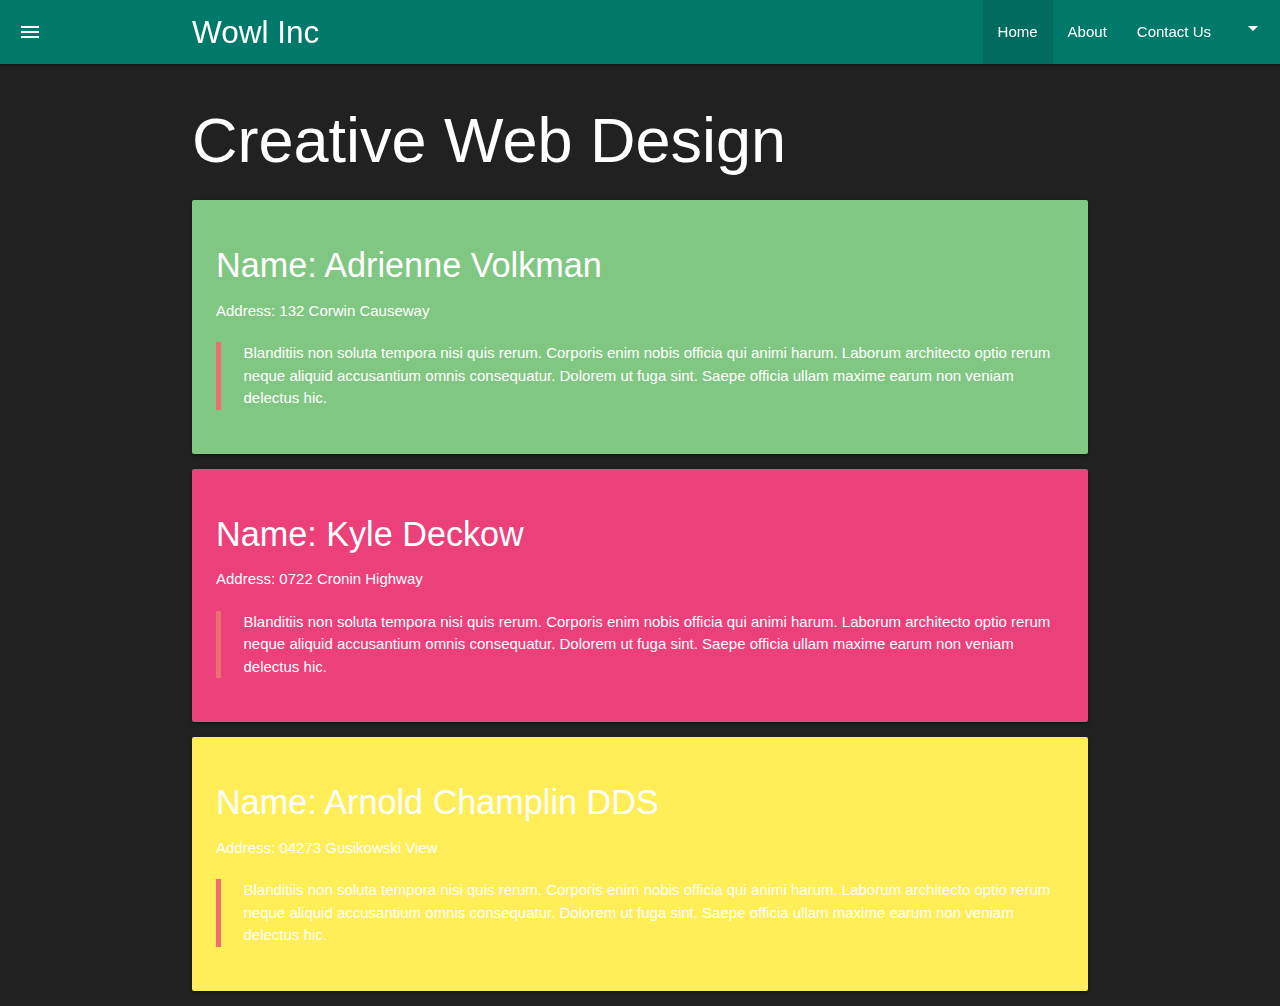
<file: index.html>
<!DOCTYPE html>
<html lang="en">
<head>
    <meta charset="UTF-8">
    <meta name="viewport" content="width=device-width, initial-scale=1.0">
    <!-- Compiled and minified CSS -->
    <link rel="stylesheet" href="https://cdnjs.cloudflare.com/ajax/libs/materialize/1.0.0/css/materialize.min.css">
    <link href="https://fonts.googleapis.com/icon?family=Material+Icons" rel="stylesheet">
    <title>Document</title>
</head>

<body class="grey darken-4 white-text text-darken-3">

    <div class="navbar-fixed">
        <nav class="teal darken-2">
            <a href="" class="sidenav-trigger show-on-large" data-target="slide-out"><i class="material-icons">menu</i></a>
            <div class="container">
                <div class="nav-wrapper">
                    <a href="" class="brand-logo">Wowl Inc</a>
                </div>
            </div>
            <ul id="nav-mobile" class="right hide-on-med-and-down">  
                <li class="active"><a href="index.html">Home</a></li>
                <li><a href="navbar-sidebar.html">About</a></li>
                <li><a href="table-media.html">Contact Us</a></li>
                <li><a href="" class="dropdown-trigger" data-target="dropdown1"><i class="material-icons">arrow_drop_down</i></a></li>
            </ul>
        </nav>
    </div>
    
    <!-- Sidenav Structure -->
    <ul id="slide-out" class="sidenav">
        <>
            <div class="user-view">
                <div class="background">
                    <img src="images/Nature.jpg" alt="">
                </div>
                <a href="" class="sidenav-close"><i class="material-icons right">arrow_back</i></a>
                <a href=""><img src="images/CityLights.jpg" alt="" class="circle"></a>
                <a href=""><span class="white-text name">Harold Galang</span></a>
                <a href=""><span class="white-text email">testmic123@gmail.com</span></a>
            </div>
        </li>
        <!-- Sidenav Content -->
        <li><a href=""><i class="material-icons">cloud</i>First Link With Icon</a></li>
        <li><a href="">Second Link</a></li>
        <li><div class="divider"></div></li>
        <li><a class="subheader">Subheader</a></li>
        <li><a class="waves-effect" href="#!">Third Link With Waves</a></li>
    </ul>
    
    <!--Dropdown Structure  -->
    <ul id="dropdown1" class="dropdown-content teal darken-2">
        <li>
            <a href="" class="white-text">One</a>
        </li>
        <li>
            <a href="" class="white-text">Two</a>
        </li>
        <li>
            <a href="" class="white-text">three</a>
        </li>
    </ul>
    
    <div class="container">
        <h1 class="white-text">Creative Web Design</h1>

        <div class="card-panel green lighten-2 white-text">
            <h4>Name: Adrienne Volkman</h4>
            <p>Address: 132 Corwin Causeway</p>
            <blockquote>Blanditiis non soluta tempora nisi quis rerum. Corporis enim nobis officia qui animi harum. Laborum architecto optio rerum neque aliquid accusantium omnis consequatur. Dolorem ut fuga sint. Saepe officia ullam maxime earum non veniam delectus hic.</blockquote>
        </div>

        <div class="card-panel pink lighten-1 white-text">
            <h4>Name: Kyle Deckow</h4>
            <p>Address: 0722 Cronin Highway</p>
            <blockquote>Blanditiis non soluta tempora nisi quis rerum. Corporis enim nobis officia qui animi harum. Laborum architecto optio rerum neque aliquid accusantium omnis consequatur. Dolorem ut fuga sint. Saepe officia ullam maxime earum non veniam delectus hic.</blockquote>
        </div>

        <div class="card-panel yellow lighten-1 white-text">
            <h4>Name: Arnold Champlin DDS</h4>
            <p>Address: 04273 Gusikowski View</p>
            <blockquote>Blanditiis non soluta tempora nisi quis rerum. Corporis enim nobis officia qui animi harum. Laborum architecto optio rerum neque aliquid accusantium omnis consequatur. Dolorem ut fuga sint. Saepe officia ullam maxime earum non veniam delectus hic.</blockquote>
        </div>
    </div>

    <!-- JQuery -->
    <script src="https://code.jquery.com/jquery-3.6.0.min.js"></script>
    <!-- Compiled and minified JavaScript -->
    <script src="https://cdnjs.cloudflare.com/ajax/libs/materialize/1.0.0/js/materialize.min.js"></script>

    <script>
        $(document).ready(function() {
                $('.dropdown-trigger').dropdown();
                $('.sidenav').sidenav();
            });  
    </script>
</body>
</html>
</file>
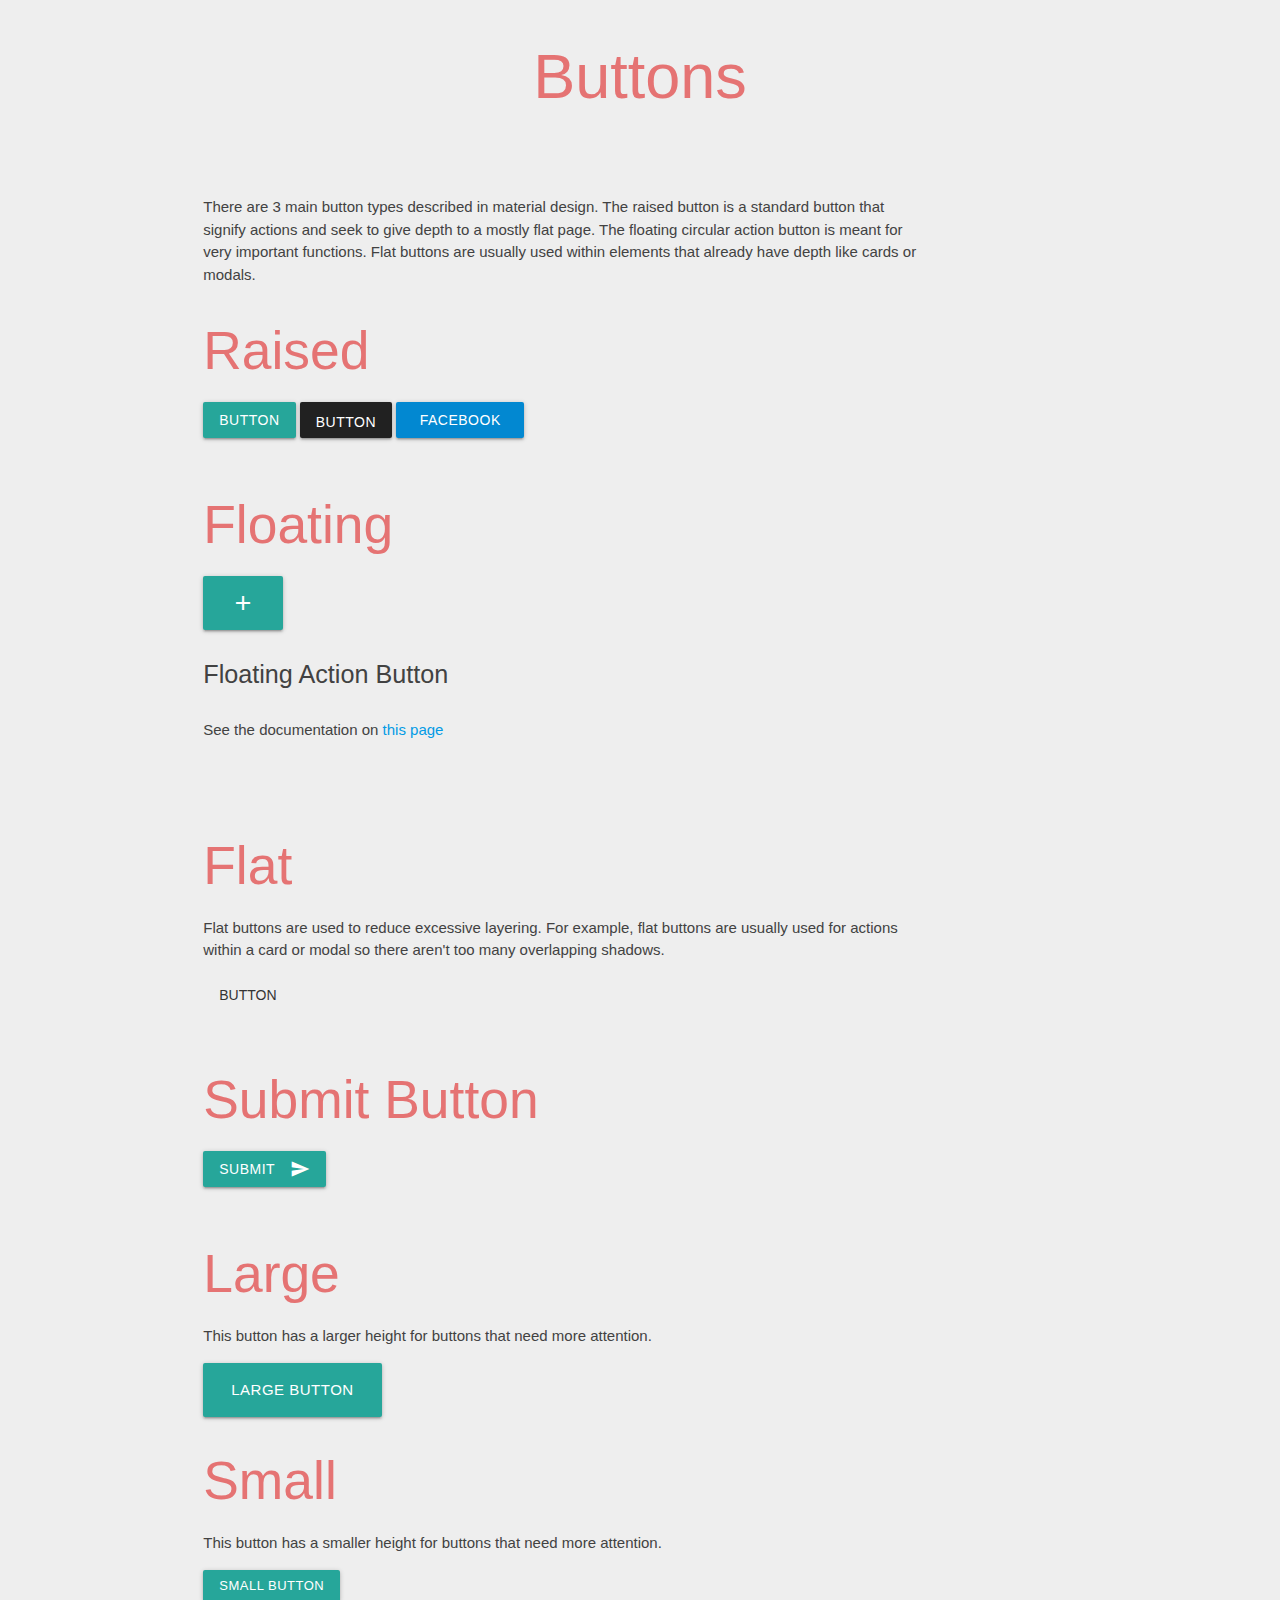
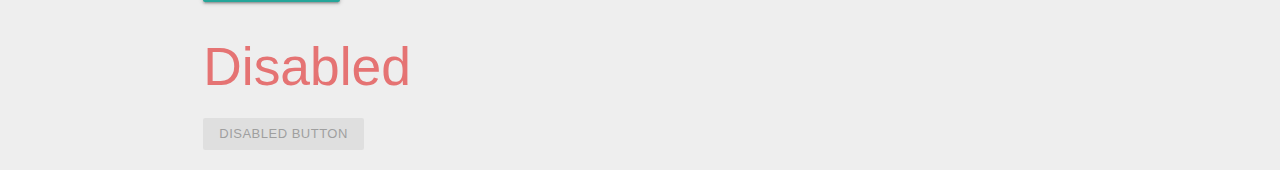
<file: button.html>
<!DOCTYPE html>
<html lang="en">
<head>
    <meta charset="UTF-8">
    <meta name="viewport" content="width=device-width, initial-scale=1.0">
    <link rel="stylesheet" href="https://cdnjs.cloudflare.com/ajax/libs/font-awesome/6.4.0/css/all.min.css" integrity="sha512-iecdLmaskl7CVkqkXNQ/ZH/XLlvWZOJyj7Yy7tcenmpD1ypASozpmT/E0iPtmFIB46ZmdtAc9eNBvH0H/ZpiBw==" crossorigin="anonymous" referrerpolicy="no-referrer" />
    <link rel="stylesheet" href="https://cdnjs.cloudflare.com/ajax/libs/materialize/1.0.0/css/materialize.min.css">
    <link rel="stylesheet" href="https://fonts.googleapis.com/icon?family=Material+Icons">
    <link rel="stylesheet" href="style.css">
    <title>Button</title>
</head>

<body class="grey lighten-3 grey-text text-darken-3">

    <h1 class="red-text text-lighten-2 center">Buttons</h1>
    <div class="divvider"></div>

    <br><br>

    <div class="container">
        <div class="class row">
            <div class="col s12 m10">
                <p>
                    There are 3 main button types described in material design. The raised button is a standard button that signify actions and seek to give depth to a mostly flat page. The floating circular action button is meant for very important functions. Flat buttons are usually used within elements that already have depth like cards or modals.
                </p>

                <!-- Raised -->
                <h2 class="red-text text-lighten-2">Raised</h2>
                <a href="#!" class="waves-effect waves-light btn">Button</a>
                <a href="#!" class="waves-effect waves-light btn grey darken-4">Button
                    <i class="fa-brands fa-github-alt"></i>
                </a>
                <a href="#!" class="waves-effect waves-light btn light-blue darken-2">Facebook
                    <i class="fa-brands fa-square-facebook left"></i>
                </a>

                <!-- Floating -->
                <br><br>
                <h2 class="red-text text-lighten-2">Floating</h2>
                <a href="#!" class="btn btn-large waves-effect waves-light">
                    <i class="material-icons">add</i>
                </a>

                <br>
                <p class="flow-text">Floating Action Button</p>
                <p>
                    See the documentation on <a href="https://materializecss.com/floating-action-button.html"> this page
                </p>

                <!-- Flat -->
                <br><br>
                <h2>Flat</h2>
                <p>
                    Flat buttons are used to reduce excessive layering. For example, flat buttons are usually used for actions within a card or modal so there aren't too many overlapping shadows.
                </p>
                <a href="#!" class="btn-flat waves-effect waves-teal">Button</a>

                <!-- Submit Button -->
                <br><br>
                <h2>Submit Button</h2>
                <button class="btn waves-effect waves-light" type="submit" name="action">Submit
                    <i class="material-icons right">send</i>
                </button>

                <!-- Large -->
                <br><br>
                <h2>Large</h2>
                <p>
                    This button has a larger height for buttons that need more attention.
                </p>
                <a href="#!" class="btn waves-effect waves-light btn-large">Large Button</a>

                <!-- Small -->
                <br>
                <h2>Small</h2>
                <p>
                    This button has a smaller height for buttons that need more attention.
                </p>
                <a href="#!" class="btn waves-effect waves-light btn-small">Small Button</a>

                <!-- Disabled -->
                <br>
                <h2>Disabled</h2>
                <a href="#!" class="btn waves-effect waves-light btn-small disabled">Disabled Button</a>
            </div>
        </div>
    </div>

















    <!-- JQuery -->
    <script src="https://code.jquery.com/jquery-3.6.0.min.js"></script>
    <!-- Compiled and minified JavaScript -->
    <script src="https://cdnjs.cloudflare.com/ajax/libs/materialize/1.0.0/js/materialize.min.js"></script>
</body>
</html>
</file>
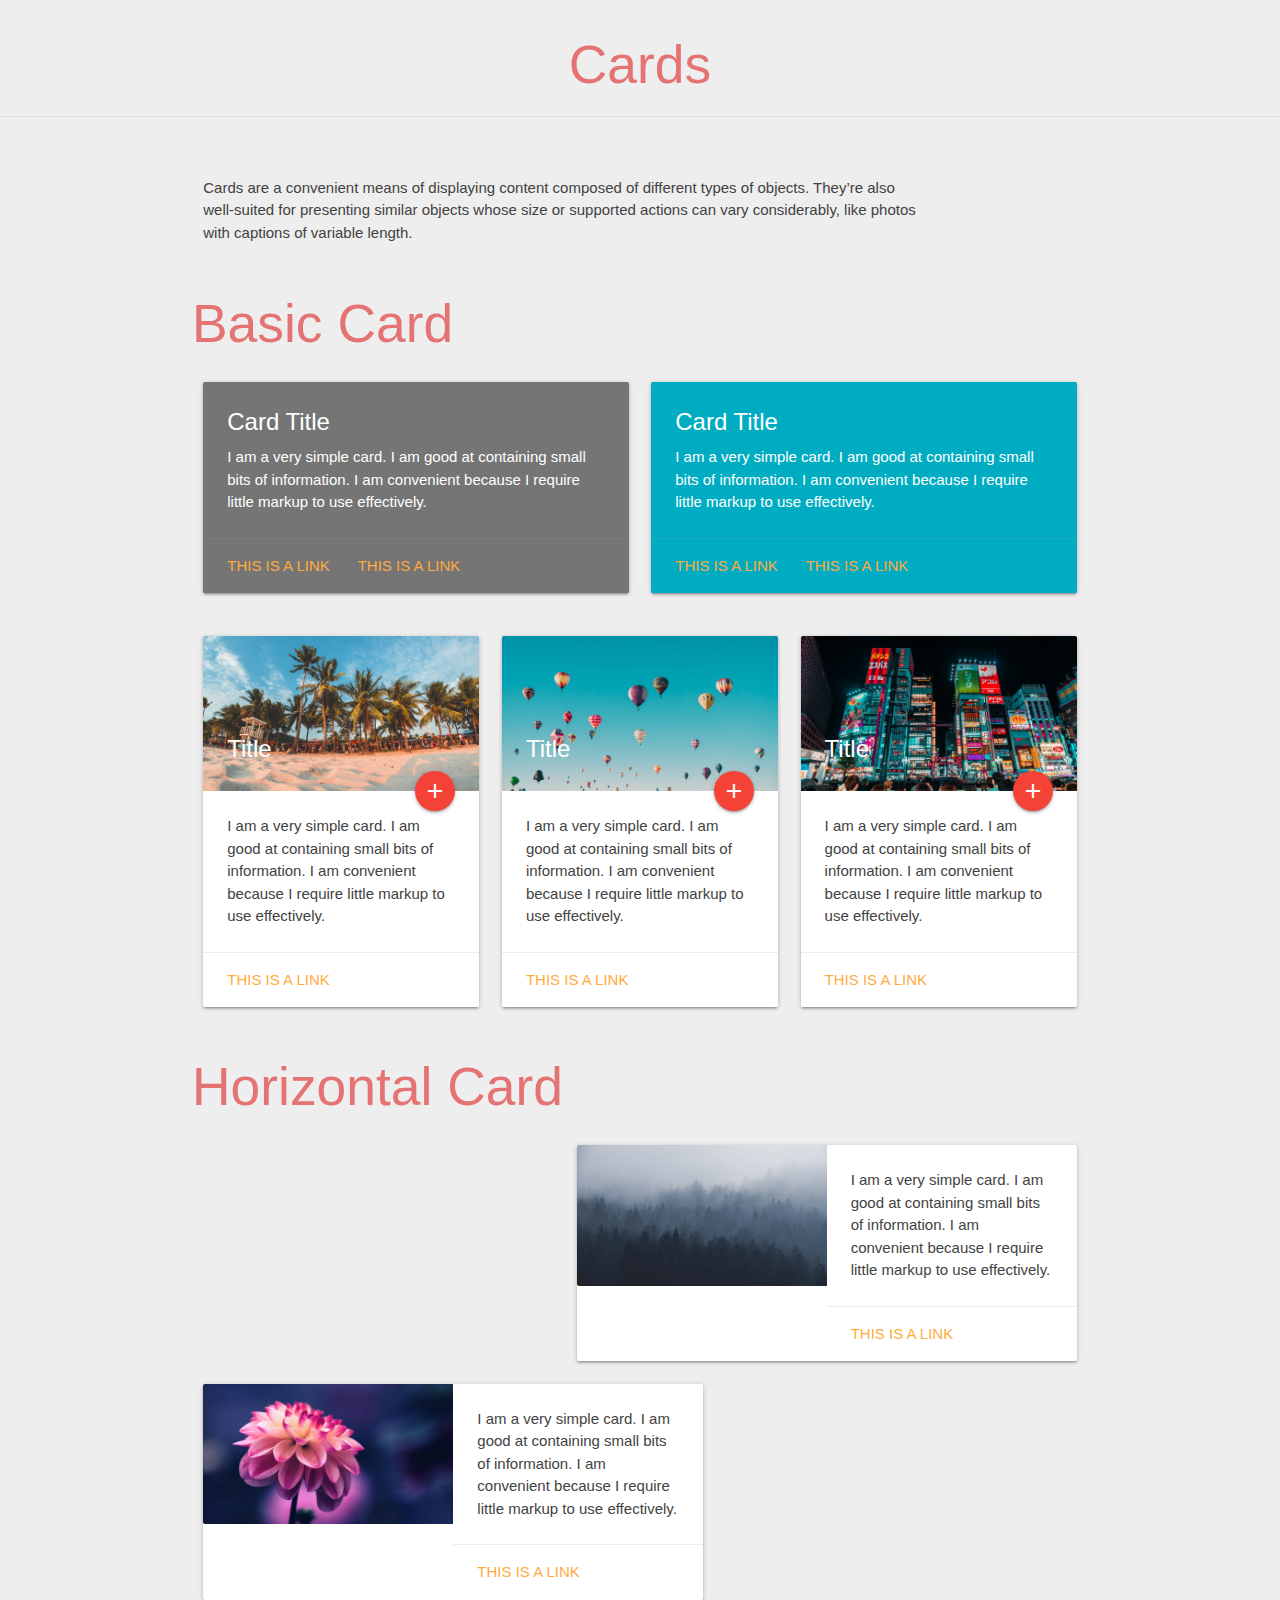
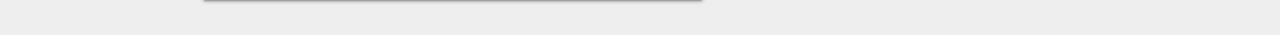
<file: cards.html>
<!DOCTYPE html>
<html lang="en">
<head>
    <meta charset="UTF-8">
    <meta name="viewport" content="width=device-width, initial-scale=1.0">
    <link rel="stylesheet" href="https://cdnjs.cloudflare.com/ajax/libs/font-awesome/6.4.0/css/all.min.css" integrity="sha512-iecdLmaskl7CVkqkXNQ/ZH/XLlvWZOJyj7Yy7tcenmpD1ypASozpmT/E0iPtmFIB46ZmdtAc9eNBvH0H/ZpiBw==" crossorigin="anonymous" referrerpolicy="no-referrer" />
    <link rel="stylesheet" href="https://cdnjs.cloudflare.com/ajax/libs/materialize/1.0.0/css/materialize.min.css">
    <link rel="stylesheet" href="https://fonts.googleapis.com/icon?family=Material+Icons">
    <link rel="stylesheet" href="style.css">
    <title>Cards</title>
</head>
<body>

    <h2 class="center">Cards</h2>
    <div class="divider"></div>
    <div class="container">

        <div class="row">
            <div class="col s12 m10">
                <br><br>
                <p>
                    Cards are a convenient means of displaying content composed of different types of objects. They’re also well-suited for presenting similar objects whose size or supported actions can vary considerably, like photos with captions of variable length.
                </p>
            </div>
        </div>

        <div class="row">
            <h2>Basic Card</h2>
            <div class="col s12 m6">
                <div class="card grey darken-1">
                    <div class="card-content white-text">
                        <span class="card-title">Card Title</span>
                        <p class="white-text">
                            I am a very simple card. I am good at containing small bits of information. I am convenient because I require little markup to use effectively.
                        </p>
                    </div>
                    <div class="card-action">
                        <a href="">This is a Link</a>
                        <a href="">This is a link</a>
                    </div>
                </div>
            </div>

            <div class="col s12 m6">
                <div class="card cyan darken-1">
                    <div class="card-content white-text">
                        <span class="card-title">Card Title</span>
                        <p class="white-text">
                            I am a very simple card. I am good at containing small bits of information. I am convenient because I require little markup to use effectively.
                        </p>
                    </div>
                    <div class="card-action">
                        <a href="">This is a Link</a>
                        <a href="">This is a link</a>
                    </div>
                </div>
            </div>
        </div>


        <div class="row">
            <div class="col s12 m4">
                <div class="card">
                    <div class="card-image">
                        <img src="images/Beach.jpg" alt="">
                        <span class="card-title">Title</span>
                        <a href="" class="btn-floating halfway-fab waves-effect waves-light red"><i class="material-icons">add</i></a>
                    </div>
                    <div class="card-content">
                        <p>
                            I am a very simple card. I am good at containing small bits of information. I am convenient because I require little markup to use effectively.
                        </p>
                    </div>
                    <div class="card-action">
                        <a href="">This is a link</a>
                    </div>
                </div>
            </div>

            <div class="col s12 m4">
                <div class="card">
                    <div class="card-image">
                        <img src="images/HotAirBalloons.jpg" alt="">
                        <span class="card-title">Title</span>
                        <a href="" class="btn-floating halfway-fab waves-effect waves-light red"><i class="material-icons">add</i></a>
                    </div>
                    <div class="card-content">
                        <p>
                            I am a very simple card. I am good at containing small bits of information. I am convenient because I require little markup to use effectively.
                        </p>
                    </div>
                    <div class="card-action">
                        <a href="">This is a link</a>
                    </div>
                </div>
            </div>

            <div class="col s12 m4">
                <div class="card">
                    <div class="card-image">
                        <img src="images/CityLights.jpg" alt="">
                        <span class="card-title">Title</span>
                        <a href="" class="btn-floating halfway-fab waves-effect waves-light red"><i class="material-icons">add</i></a>
                    </div>
                    <div class="card-content">
                        <p>
                            I am a very simple card. I am good at containing small bits of information. I am convenient because I require little markup to use effectively.
                        </p>
                    </div>
                    <div class="card-action">
                        <a href="">This is a link</a>
                    </div>
                </div>
            </div>
        </div>

        <div class="row">
            <h2 class="header">Horizontal Card</h2>
            <div class="col s5 offset-l5 m7">
                <div class="card horizontal">
                    <div class="card-image">
                        <img src="images/FoggyPines.jpg" alt="">
                    </div>
                    <div class="card-stacked">
                        <div class="card-content">
                            <p>
                                I am a very simple card. I am good at containing small bits of information. I am convenient because I require little markup to use effectively.
                            </p>
                        </div>
                        <div class="card-action">
                            <a href="#!">This is a link</a>
                        </div>
                    </div>
                </div>
            </div>

            <div class="col s5 m7">
                <div class="card horizontal">
                    <div class="card-image">
                        <img src="images/Flower.jpg" alt="">
                    </div>
                    <div class="card-stacked">
                        <div class="card-content">
                            <p>
                                I am a very simple card. I am good at containing small bits of information. I am convenient because I require little markup to use effectively.
                            </p>
                        </div>
                        <div class="card-action">
                            <a href="#!">This is a link</a>
                        </div>
                    </div>
                </div>
            </div>
        </div>
    </div>





















    <!-- JQuery -->
    <script src="https://code.jquery.com/jquery-3.6.0.min.js"></script>
    <!-- Compiled and minified JavaScript -->
    <script src="https://cdnjs.cloudflare.com/ajax/libs/materialize/1.0.0/js/materialize.min.js"></script>
    
</body>
</html>
</file>
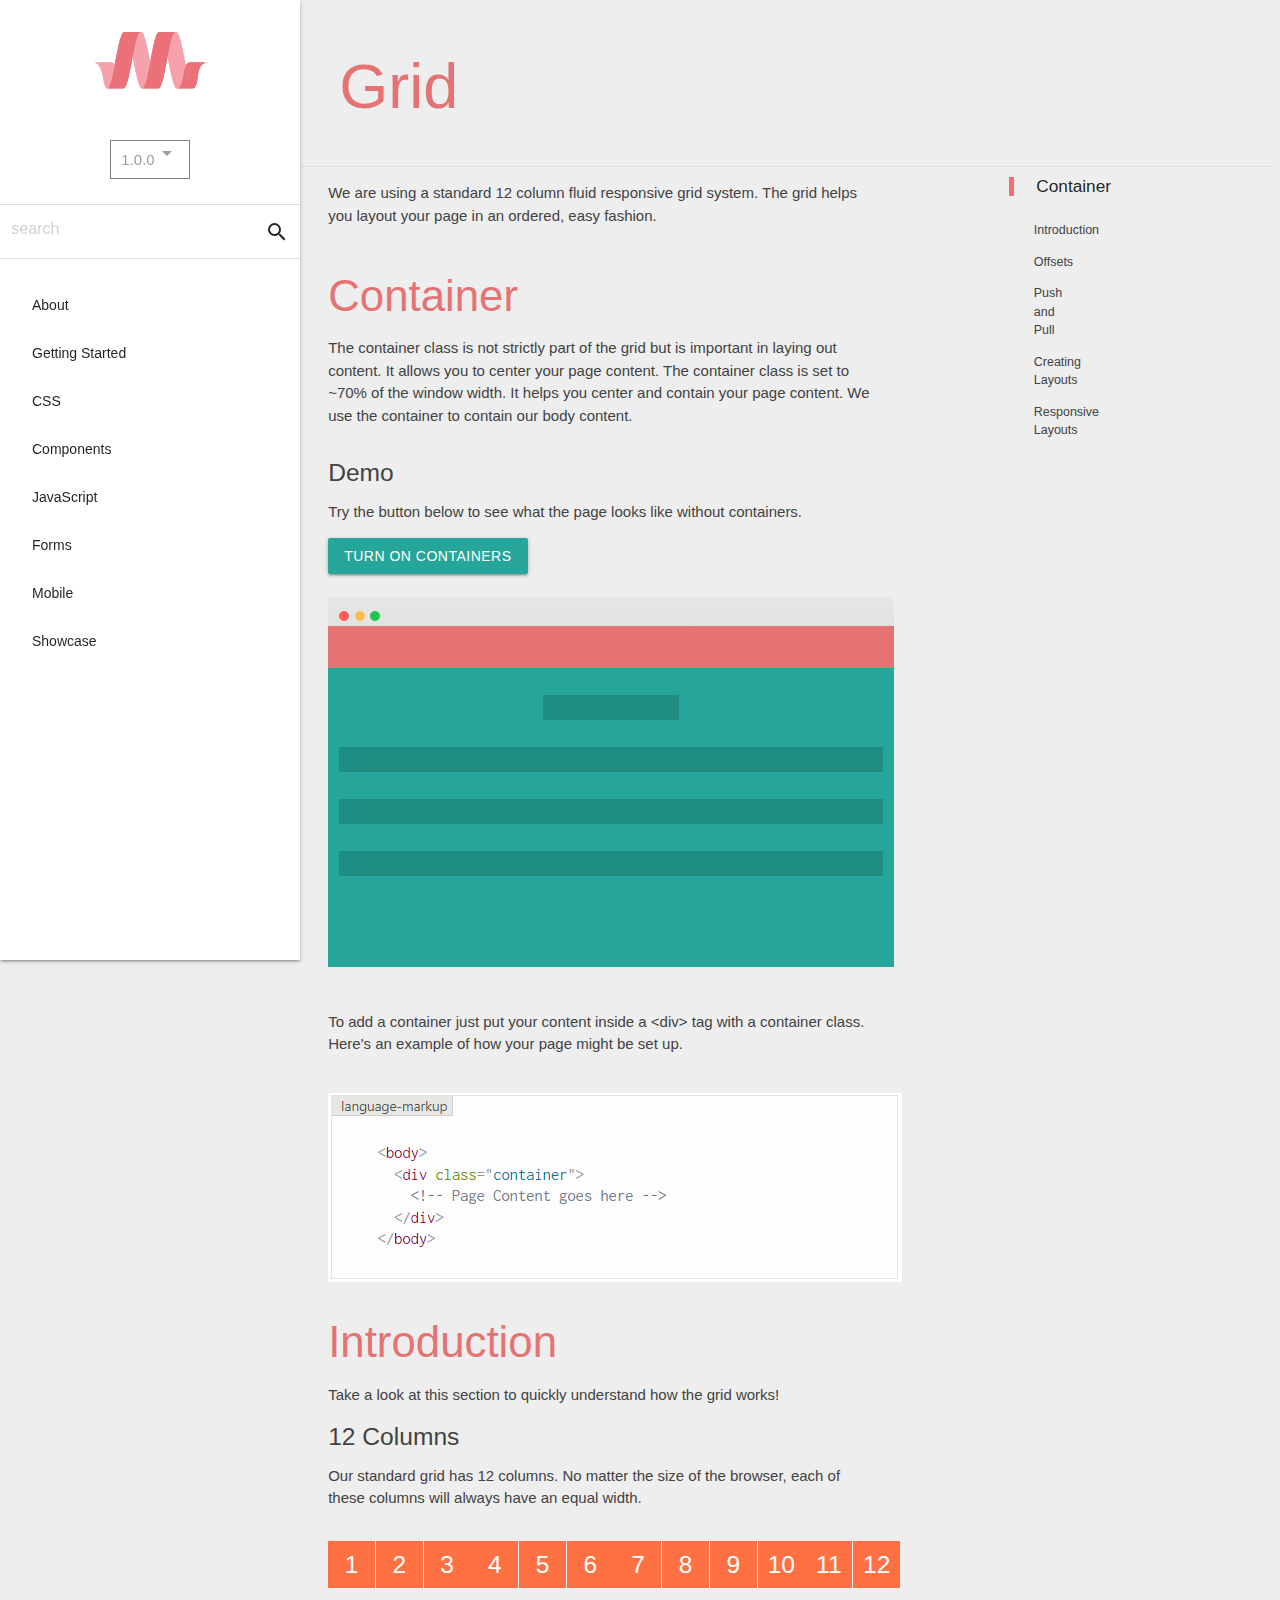
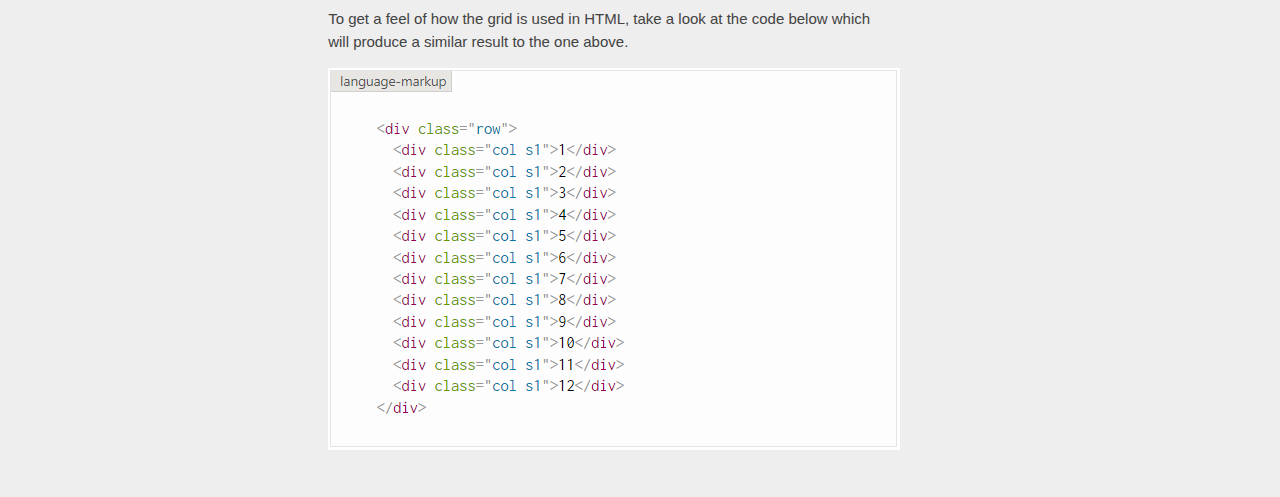
<file: grid.html>
<!DOCTYPE html>
<html lang="en">
<head>
    <meta charset="UTF-8">
    <meta name="viewport" content="width=device-width, initial-scale=1.0">
    <link rel="stylesheet" href="https://cdnjs.cloudflare.com/ajax/libs/font-awesome/6.4.0/css/all.min.css" integrity="sha512-iecdLmaskl7CVkqkXNQ/ZH/XLlvWZOJyj7Yy7tcenmpD1ypASozpmT/E0iPtmFIB46ZmdtAc9eNBvH0H/ZpiBw==" crossorigin="anonymous" referrerpolicy="no-referrer" />
    <link rel="stylesheet" href="https://cdnjs.cloudflare.com/ajax/libs/materialize/1.0.0/css/materialize.min.css">
    <link rel="stylesheet" href="https://fonts.googleapis.com/icon?family=Material+Icons">
    <link rel="stylesheet" href="style.css">
    <title>Grid - Materialize</title>
</head>

<body style="margin: 10px;">
    
    <div class="row">
        <div class="container">
            <div class="col s12">
                <div class="container">
                    <h1 class="red-text text-lighten-2">Grid</h1>
                </div>
            </div>
        </div>
    </div>
    <div class="divider"></div>
    
    <div class="container">
        <div class="row">
            <div class="col s11">
                <div class="row">

                    <div class="col s12">
                        <div class="container">
                            <p>We are using a standard 12 column fluid responsive grid system. The grid helps you layout your page in an ordered, easy fashion. </p>
                        </div>
                    </div>
        
                    <div class="col s12">
                        <div class="container">
                            <h3 class="red-text text-lighten-2">Container</h3>
                            <p>The container class is not strictly part of the grid but is important in laying out content. It allows you to center your page content. The container class is set to ~70% of the window width. It helps you center and contain your page content. We use the container to contain our body content.</p>
                        </div>
                    </div>
        
                    <div class="col s12">
                        <div class="container">
                            <h5 class="grey-text text-darken-3">Demo</h5>
                            <p>Try the button below to see what the page looks like without containers.</p>
                            <button class="btn">TURN ON CONTAINERS</button>
                            <br><br>
                            <img src="images/OffContainer.PNG" alt="">
                        </div>
                    </div>
        
                    <div class="col s12"><br>
                        <div class="container">
                            <p>To add a container just put your content inside a &lt;div&gt; tag with a container class. Here's an example of how your page might be set up.</p>
                            <br>
                            <img src="images/Code1.PNG" alt="">
                        </div>
                    </div>
        
                    <div class="col s12">
                        <div class="container">
                            <h3 class="red-text text-lighten-2">Introduction</h3>
                            <p>Take a look at this section to quickly understand how the grid works!</p>
                            <h5 class="grey-text text-darken-3">12 Columns</h5>
                            <p>Our standard grid has 12 columns. No matter the size of the browser, each of these columns will always have an equal width.</p>
                            <div class="row">
                                <div class="col s1 center">
                                    <div id="box" class="deep-orange lighten-1 white-text center">
                                        <h5 id="h4-thing">1</h5>
                                    </div>
                                </div>
                                <div class="col s1 center">
                                    <div id="box" class="deep-orange lighten-1 white-text center">
                                        <h5 id="h4-thing">2</h5>
                                    </div>
                                </div>
                                <div class="col s1 center">
                                    <div id="box" class="deep-orange lighten-1 white-text center">
                                        <h5 id="h4-thing">3</h5>
                                    </div>
                                </div>
                                <div class="col s1 center">
                                    <div id="box" class="deep-orange lighten-1 white-text center">
                                        <h5 id="h4-thing">4</h5>
                                    </div>
                                </div>
                                <div class="col s1 center">
                                    <div id="box" class="deep-orange lighten-1 white-text center">
                                        <h5 id="h4-thing">5</h5>
                                    </div>
                                </div>
                                <div class="col s1 center">
                                    <div id="box" class="deep-orange lighten-1 white-text center">
                                        <h5 id="h4-thing">6</h5>
                                    </div>
                                </div>
                                <div class="col s1 center">
                                    <div id="box" class="deep-orange lighten-1 white-text center">
                                        <h5 id="h4-thing">7</h5>
                                    </div>
                                </div>
                                <div class="col s1 center">
                                    <div id="box" class="deep-orange lighten-1 white-text center">
                                        <h5 id="h4-thing">8</h5>
                                    </div>
                                </div>
                                <div class="col s1 center">
                                    <div id="box" class="deep-orange lighten-1 white-text center">
                                        <h5 id="h4-thing">9</h5>
                                    </div>
                                </div>
                                <div class="col s1 center">
                                    <div id="box" class="deep-orange lighten-1 white-text center">
                                        <h5 id="h4-thing">10</h5>
                                    </div>
                                </div>
                                <div class="col s1 center">
                                    <div id="box" class="deep-orange lighten-1 white-text center">
                                        <h5 id="h4-thing">11</h5>
                                    </div>
                                </div>
                                <div class="col s1 center">
                                    <div id="box" class="deep-orange lighten-1 white-text center">
                                        <h5 id="h4-thing">12</h5>
                                    </div>
                                </div>
                            </div>
                            <p>To get a feel of how the grid is used in HTML, take a look at the code below which will produce a similar result to the one above.</p>
                            <img src="images/Code2.PNG" alt="">
                        </div>
                    </div>
                </div>
            </div>

            <div class="col s1">
                <div class="container" style="margin: -10px; font-size: smaller; font-weight: 500;">
                    <blockquote><h6>Container</h6></blockquote>
                    <ul class="grey-text text-darken-1" style="margin: 25px;">
                        <li><p>Introduction</p></li>
                        <li><p>Offsets</p></li>
                        <li><p>Push and Pull</p></li>
                        <li><p>Creating Layouts</p></li>
                        <li><p>Responsive Layouts</p></li>
                    </ul>

                </div>
            </div>
        </div>
    </div>

    <!-- Sidenav Structure -->
    <ul id="slide-out" class="sidenav sidenav-fixed">
        <li class=""></li>
        <li><div class="background center" style="padding:18px;"><img src="images/MaterializeLogo.PNG" alt=""></div></li>
        <li><div class="row">
            <div class="col s12 offset-6 center">
                <a href="" class="dropdown-trigger grey-text" data-target="dropdown1" style="border: 1px solid grey; outline:none; padding: 10px;">1.0.0<i class="material-icons grey-text">arrow_drop_down</i></a>
            </div>
        </div>
        </li>
        <li><div class="row">
            <div class="divider"></div>
                <div class="col s10";">
                    <input id="search" placeholder="search" type="text" class="materialize-textarea" style="border:none; outline:none;">
                </div>
                <div class="input-field col s2">
                    <i class="material-icons right">search</i>
                </div>
            </div>
            <div class="divider" style="position:relative; top:-22px;"></div>
        </li>
        <li><a href="">About</a></li>
        <li><a href="">Getting Started</a></li>
        <li><a href="">CSS</a></li>
        <li><a href="">Components</a></li>
        <li><a href="">JavaScript</a></li>
        <li><a href="">Forms</a></li>
        <li><a href="">Mobile</a></li>
        <li><a href="">Showcase</a></li>
    </ul>

    <!--Dropdown Structure  -->
    <ul id="dropdown1" class="dropdown-content grey-text">
        <li>
            <a href="" class="Active">1.0.0</a>
        </li>
        <li>
            <a href="" class="">0.100.2</a>
        </li>
    </ul>




    <!-- JQuery -->
    <script src="https://code.jquery.com/jquery-3.6.0.min.js"></script>
    <!-- Compiled and minified JavaScript -->
    <script src="https://cdnjs.cloudflare.com/ajax/libs/materialize/1.0.0/js/materialize.min.js"></script> 
    
    <script>
        $(document).ready(function() {
            $('.dropdown-trigger').dropdown();
        });
    </script>
</body>
</html>
</file>
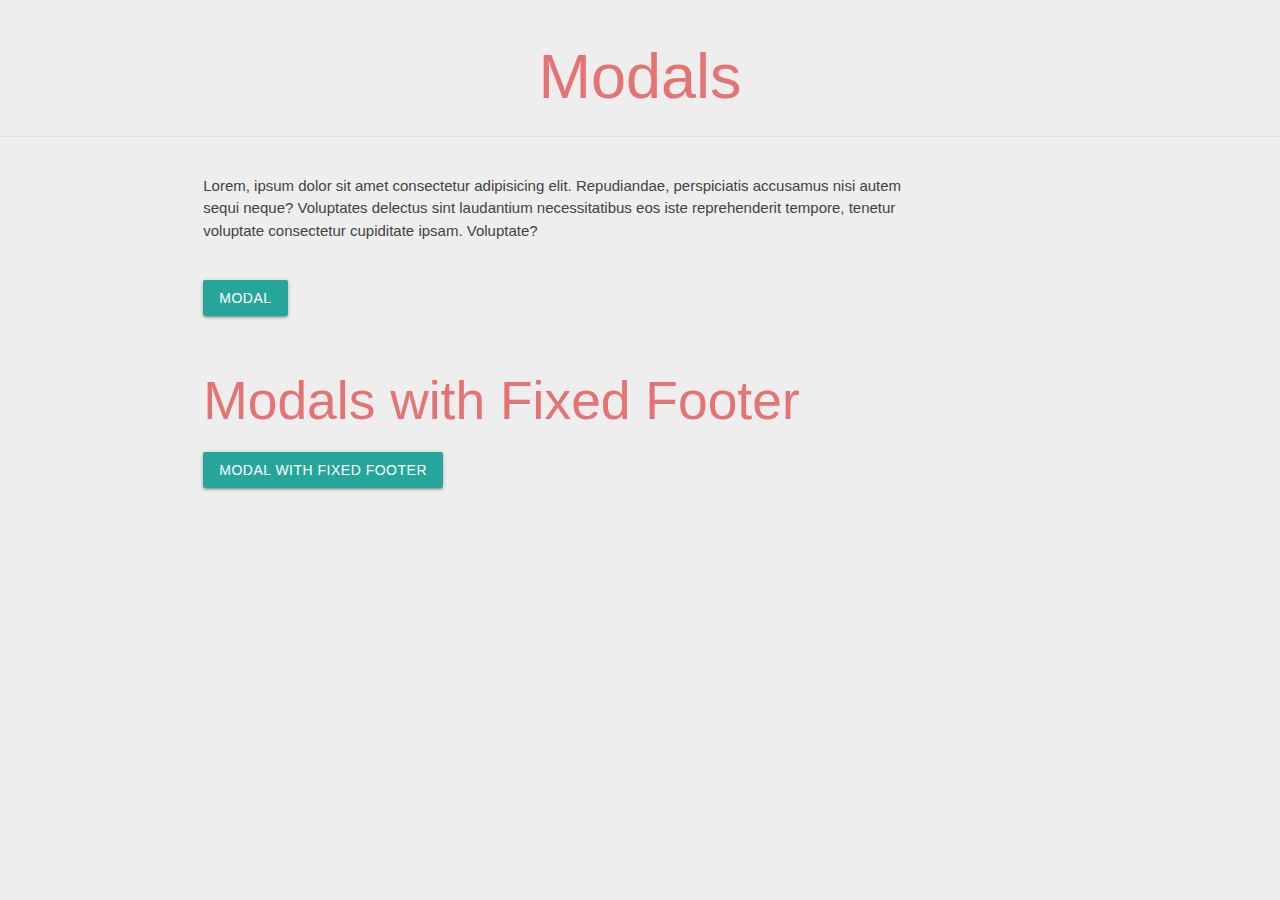
<file: modal.html>
<!DOCTYPE html>
<html lang="en">
<head>
    <meta charset="UTF-8">
    <meta name="viewport" content="width=device-width, initial-scale=1.0">
    <link rel="stylesheet" href="https://cdnjs.cloudflare.com/ajax/libs/font-awesome/6.4.0/css/all.min.css" integrity="sha512-iecdLmaskl7CVkqkXNQ/ZH/XLlvWZOJyj7Yy7tcenmpD1ypASozpmT/E0iPtmFIB46ZmdtAc9eNBvH0H/ZpiBw==" crossorigin="anonymous" referrerpolicy="no-referrer" />
    <link rel="stylesheet" href="https://cdnjs.cloudflare.com/ajax/libs/materialize/1.0.0/css/materialize.min.css">
    <link rel="stylesheet" href="https://fonts.googleapis.com/icon?family=Material+Icons">
    <link rel="stylesheet" href="style.css">
    <title>Modal</title>
</head>
<body>

    <h1 class="center">Modals</h1>
    <div class="divider"></div>
    <br>
    <div class="container">
        <div class="row">
            <div class="col s12 m10">
                <p>Lorem, ipsum dolor sit amet consectetur adipisicing elit. Repudiandae, perspiciatis accusamus nisi autem sequi neque? Voluptates delectus sint laudantium necessitatibus eos iste reprehenderit tempore, tenetur voluptate consectetur cupiditate ipsam. Voluptate?</p>
                <br>
                <!-- Modal Trigger -->
                <a href="#modal1" class="btn waves-effect waves-light modal-trigger">Modal<a/>
                <!-- Modal Structure -->
                <div id="modal1" class="modal">
                    <div class="modal-content">
                        <div class="col s12">
                            <div class="card">
                                <div class="card-image">
                                    <img src="images/Sunset.jpg" alt="">
                                </div>
                            </div>
                        </div>
                        <div class="col s12">
                            <h4>Lorem ipsum dolor sit.</h4>
                            <p>Lorem ipsum dolor, sit amet consectetur adipisicing elit. Sunt totam soluta consectetur fugiat nesciunt modi aliquam ab saepe at facilis quibusdam dicta suscipit, esse, assumenda debitis accusamus eius nisi? Molestiae?</p>
                        </div>
                    </div>
                </div>
            </div>
        </div>
    </div>

    <div class="container">
        <div class="row">
            <div class="col s10 m10">
                <h2>Modals with Fixed Footer</h2>
                <!-- modal trigger -->
                <a href="#modal2" class="waves-effect waves-light btn modal-trigger">
                    Modal with fixed footer
                </a>
                <!-- modal structure -->
                <div id="modal2" class="modal modal-fixed-footer">
                    <div class="modal-content">
                        <div class="row">
                            <div class="col s12">
                                <div class="card">
                                    <div class="card-image">
                                        <img src="images/Flower.jpg" alt="">
                                    </div>
                                </div>
                            </div>
                            <div class="col s6">
                                <h3>Modal Header</h3>
                                <p>Lorem ipsum dolor, sit amet consectetur adipisicing elit. Ipsam impedit ipsa eligendi provident necessitatibus, sint aut esse ex neque, optio saepe expedita quas totam veritatis perferendis excepturi. Amet, voluptas nam?</p>
                            </div>
                            <div class="col s6">
                                <div class="card">
                                    <div class="card-image">
                                        <img src="images/Breakfast.jpg" alt="">
                                    </div>
                                </div>
                            </div>
                            <div class="col s12">
                                <h3 class="center">Pines</h3>
                                <p>Lorem ipsum dolor sit amet consectetur adipisicing elit. Amet harum provident, dolorem eligendi sit assumenda laudantium aliquid accusamus fugit sequi inventore! Unde illo blanditiis tenetur ea amet nesciunt fuga. Laborum.</p>
                                <div class="col s6">
                                    <div class="card">
                                        <div class="card-image">
                                            <img src="images/FoggyPines.jpg" alt="">
                                        </div>
                                    </div>
                                </div>
                                <div class="col s6">
                                    <h3>Utopia</h3>
                                    <p>Lorem ipsum dolor sit amet consectetur adipisicing elit. Facilis quam eaque debitis temporibus a totam modi molestias voluptas quibusdam iusto aliquam, accusamus fuga recusandae fugiat. Beatae dolore repellendus ratione itaque?</p>
                                </div>
                            </div>
                        </div>
                    </div>
                </div>
            </div>
        </div>
    </div>





    <!-- JQuery -->
    <script src="https://code.jquery.com/jquery-3.6.0.min.js"></script>
    <!-- Compiled and minified JavaScript -->
    <script src="https://cdnjs.cloudflare.com/ajax/libs/materialize/1.0.0/js/materialize.min.js"></script>

    <script>
        $(document).ready(function() {
        $('.modal').modal();
    });
    </script>
</body>
</html>
</file>
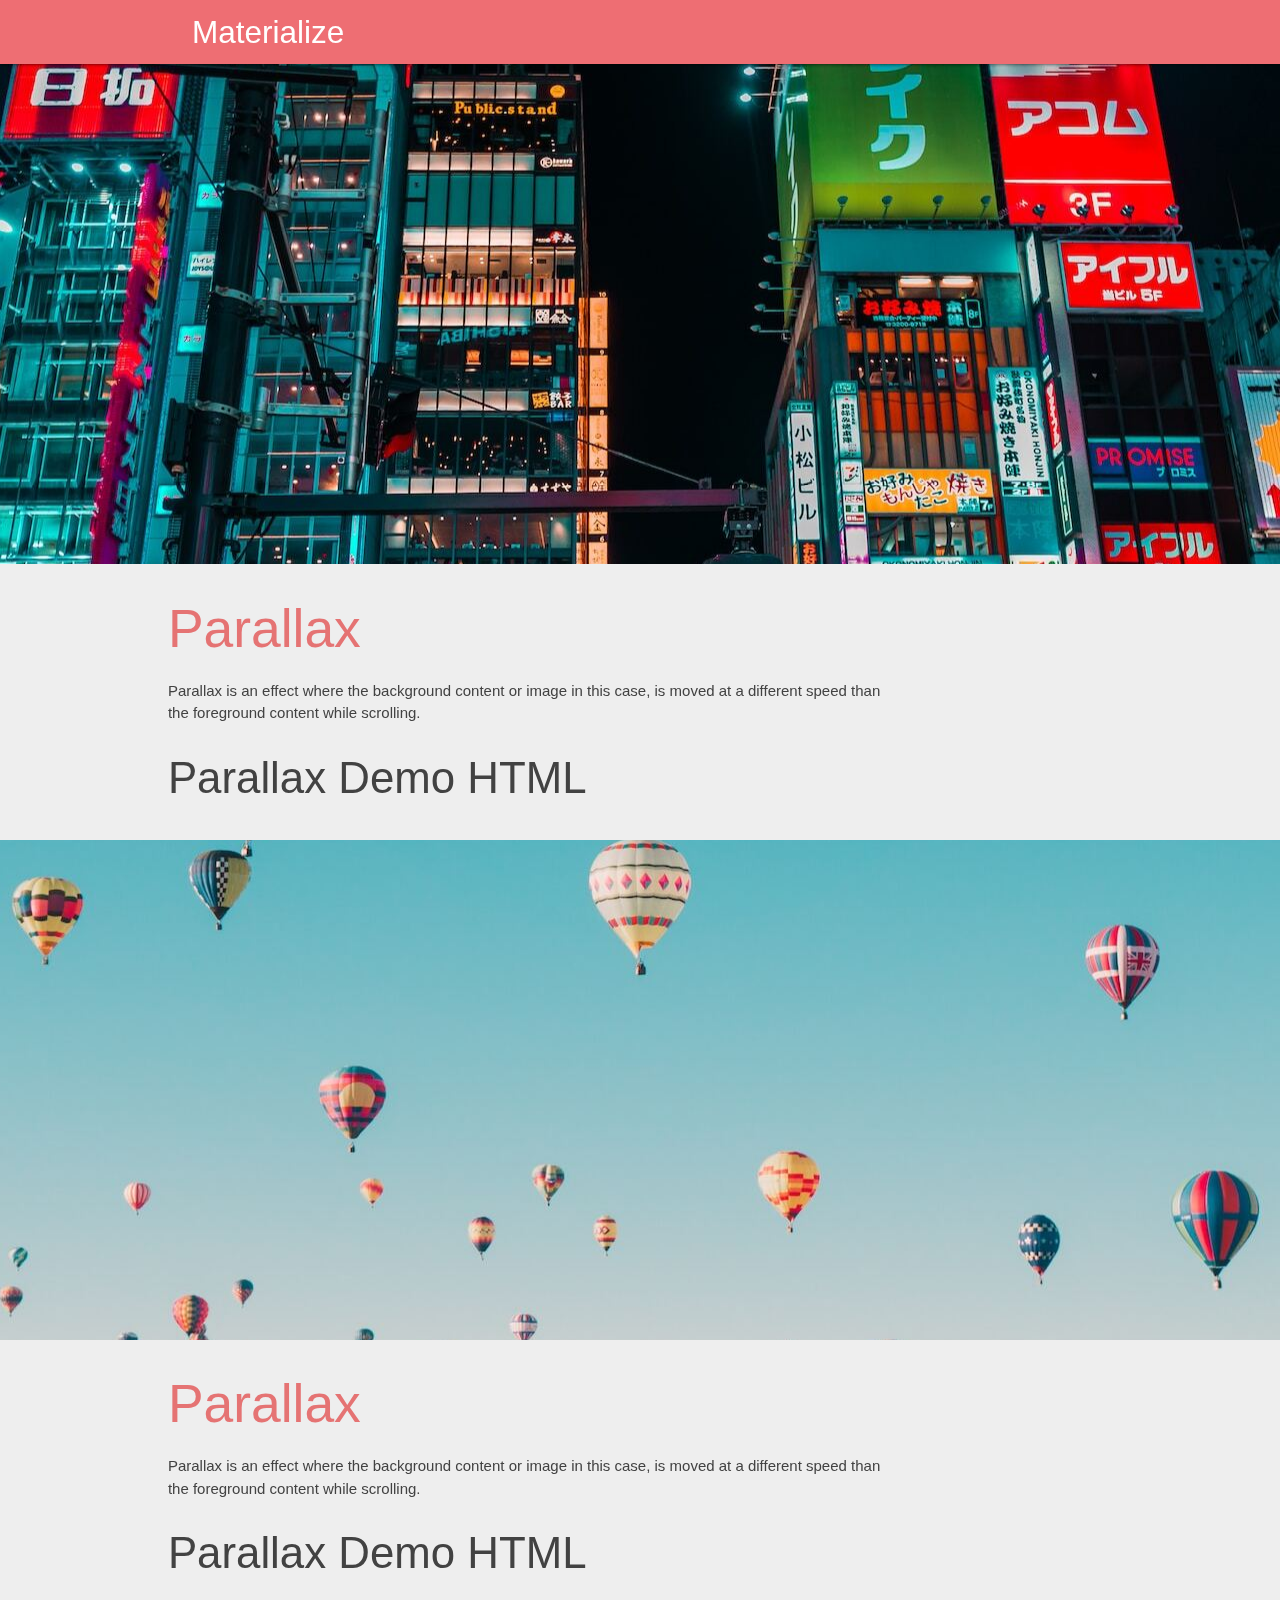
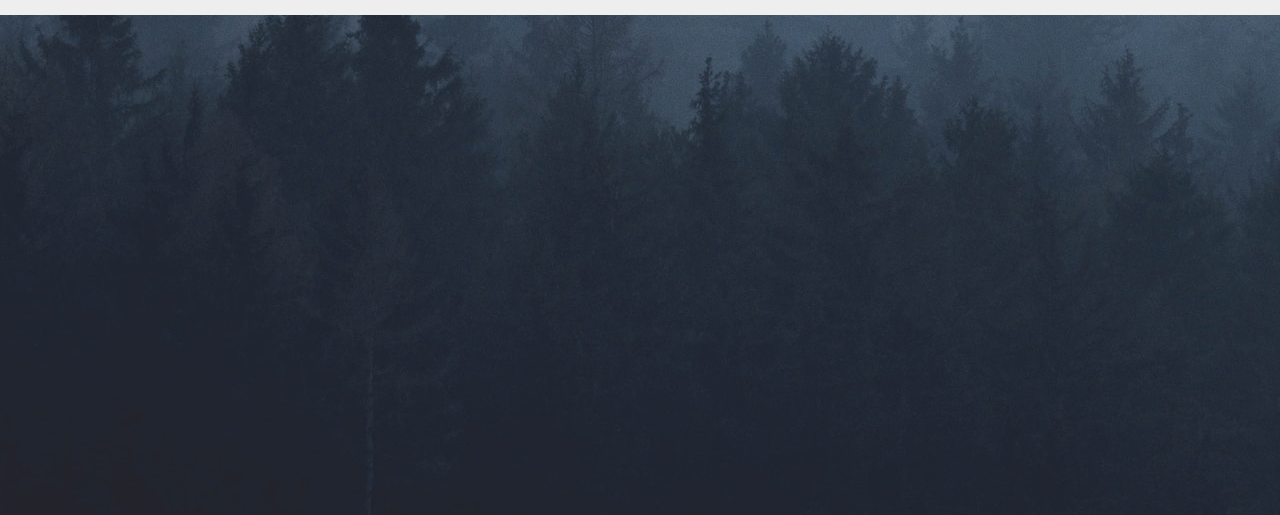
<file: parallax.html>
<!DOCTYPE html>
<html lang="en">
<head>
    <meta charset="UTF-8">
    <meta name="viewport" content="width=device-width, initial-scale=1.0">
    <link rel="stylesheet" href="https://cdnjs.cloudflare.com/ajax/libs/font-awesome/6.4.0/css/all.min.css" integrity="sha512-iecdLmaskl7CVkqkXNQ/ZH/XLlvWZOJyj7Yy7tcenmpD1ypASozpmT/E0iPtmFIB46ZmdtAc9eNBvH0H/ZpiBw==" crossorigin="anonymous" referrerpolicy="no-referrer" />
    <link rel="stylesheet" href="https://cdnjs.cloudflare.com/ajax/libs/materialize/1.0.0/css/materialize.min.css">
    <link rel="stylesheet" href="https://fonts.googleapis.com/icon?family=Material+Icons">
    <link rel="stylesheet" href="style.css">
    <title>Parallax</title>
</head>
<body>
    
    <nav>
        <div class="container">
            <div class="nav-wrapper">
                <a href="" class="brand-logo">Materialize</a>
            </div>
        </div>
    </nav>

    <div class="parallax-container">
        <div class="parallax">
            <img src="images/CityLights.jpg" alt="">
        </div>
    </div>
    <section>
        <div class="row">
            <div class="col s12 m10">
                <div class="container">
                    <h2 class="red-text text-lighten-2">Parallax</h2>
                    <p>Parallax is an effect where the background content or image in this case, is moved at a different speed than the foreground content while scrolling.</p>
                    <h3 class="grey-text text-darken-3">Parallax Demo HTML</h3>
                </div>
            </div>
        </div>
    </section>
    <div class="parallax-container">
        <div class="parallax">
            <img src="images/HotAirBalloons.jpg" alt="">
        </div>
    </div>
    <section>
        <div class="row">
            <div class="col s12 m10">
                <div class="container">
                    <h2 class="red-text text-lighten-2">Parallax</h2>
                    <p>Parallax is an effect where the background content or image in this case, is moved at a different speed than the foreground content while scrolling.</p>
                    <h3 class="grey-text text-darken-3">Parallax Demo HTML</h3>
                </div>
            </div>
        </div>
    </section>
    <div class="parallax-container">
        <div class="parallax">
            <img src="images/FoggyPines.jpg" alt="">
        </div>
    </div>


















    <!-- JQuery -->
    <script src="https://code.jquery.com/jquery-3.6.0.min.js"></script>
    <!-- Compiled and minified JavaScript -->
    <script src="https://cdnjs.cloudflare.com/ajax/libs/materialize/1.0.0/js/materialize.min.js"></script>

    <script>
        $(document).ready(function() {
            $('.parallax').parallax();
        });
    </script>
</body>
</html>
</file>
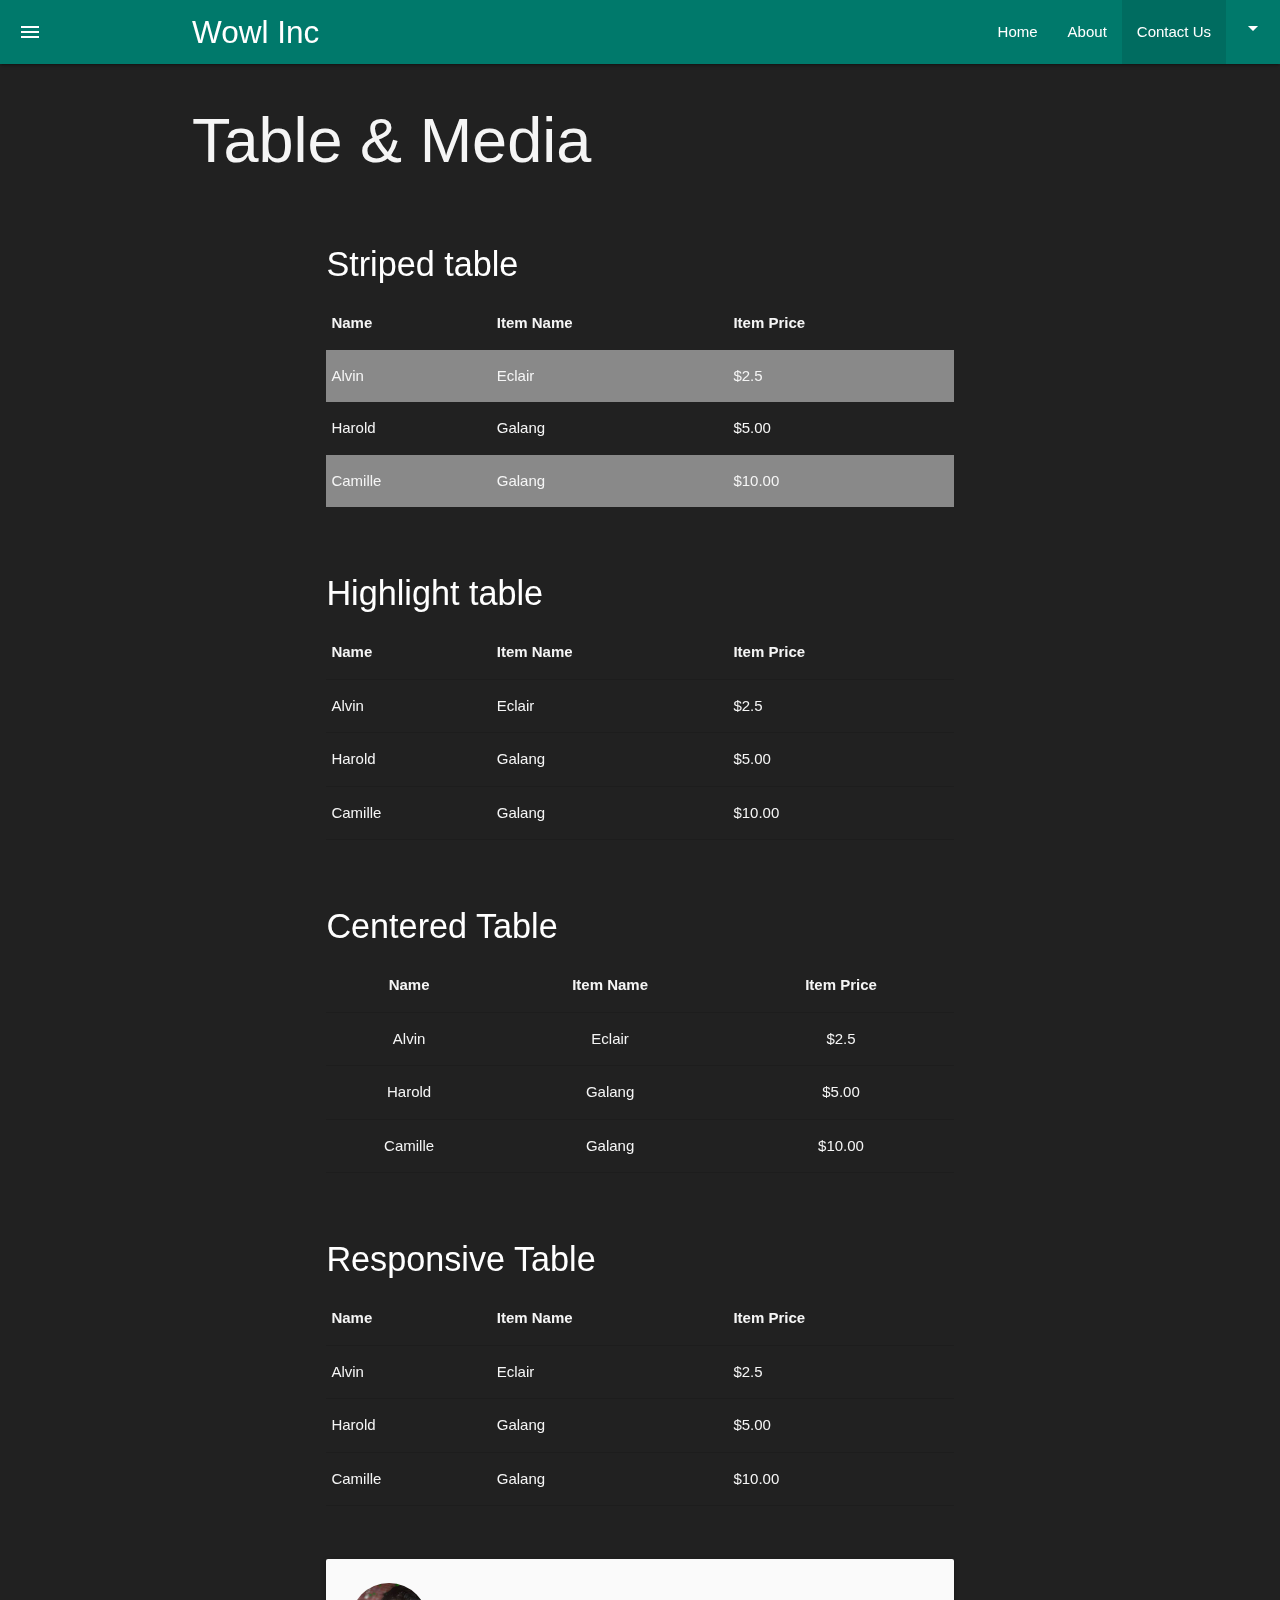
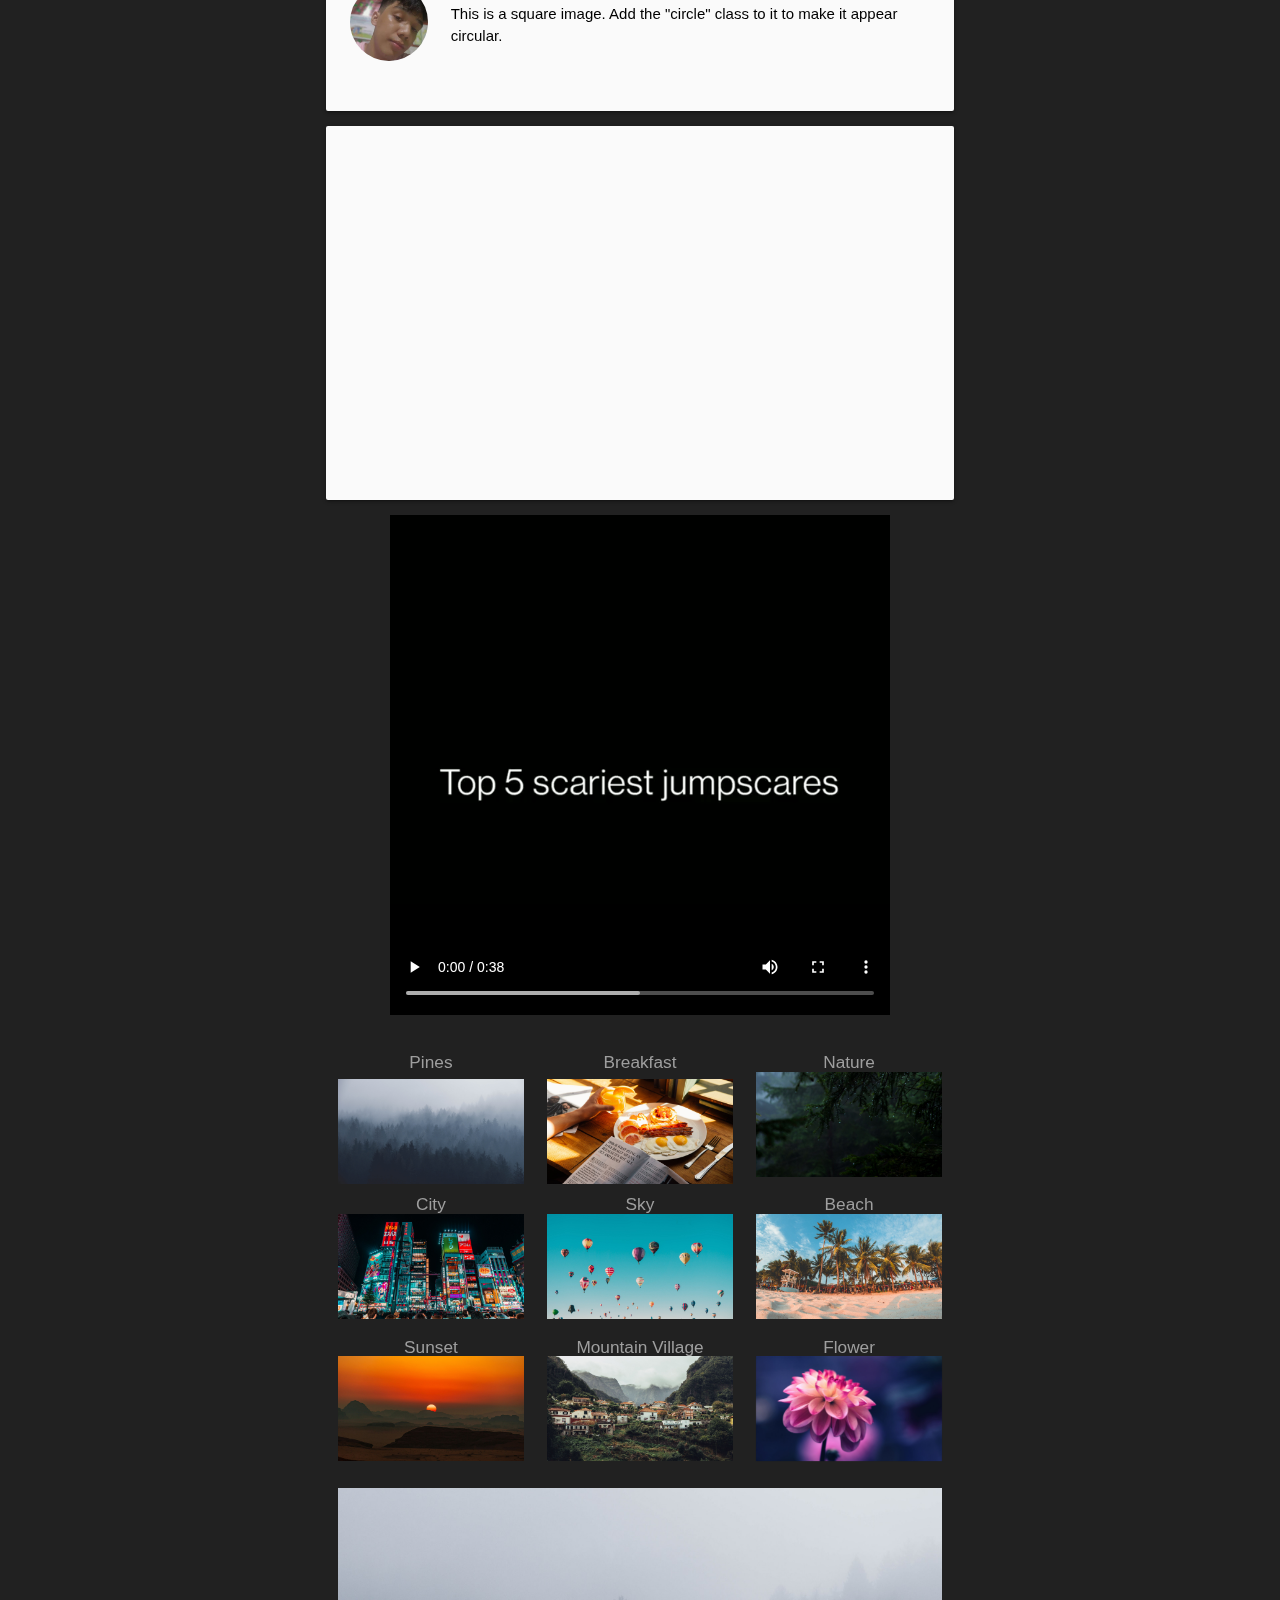
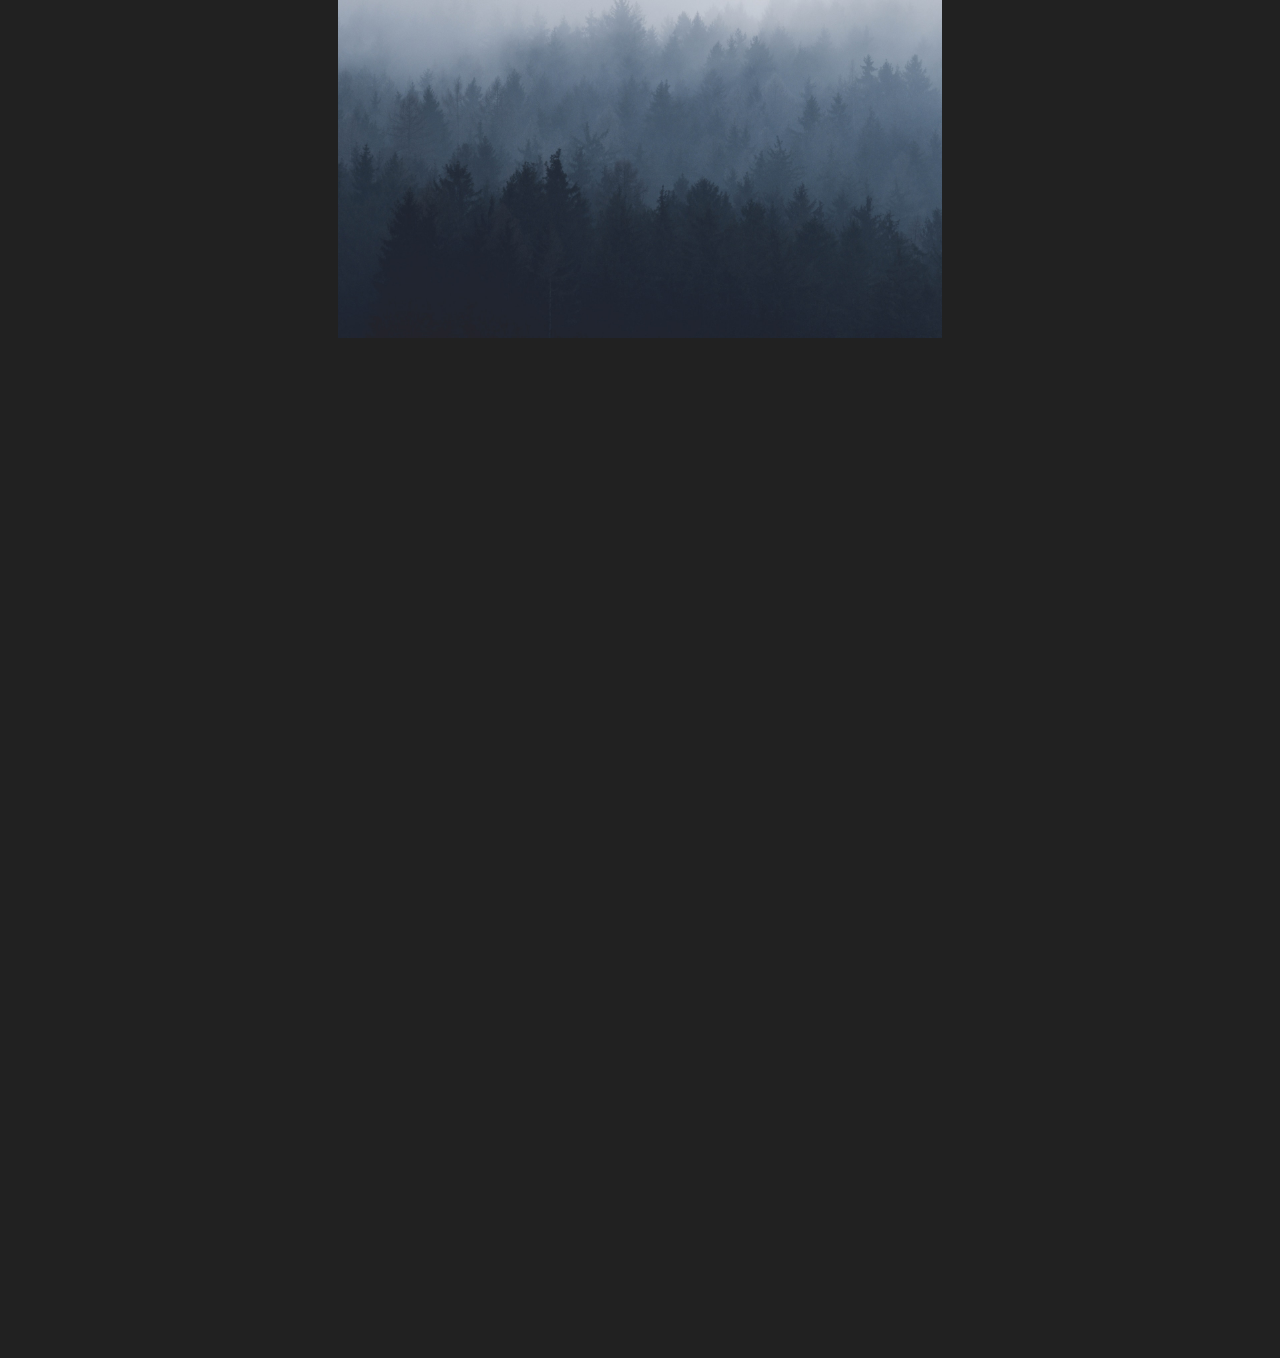
<file: table-media.html>
<!DOCTYPE html>
<html lang="en">
<head>
    <meta charset="UTF-8">
    <meta name="viewport" content="width=device-width, initial-scale=1.0">
    
    <!-- Compiled and minified CSS -->
    <link rel="stylesheet" href="https://cdnjs.cloudflare.com/ajax/libs/materialize/1.0.0/css/materialize.min.css">
    <link href="https://fonts.googleapis.com/icon?family=Material+Icons" rel="stylesheet">
    <title>Document</title>
</head>
<body class="grey darken-4 white-text text-darken-3">

    <div class="navbar-fixed">
        <nav class="teal darken-2">
            <a href="" class="sidenav-trigger show-on-large" data-target="slide-out"><i class="material-icons">menu</i></a>
            <div class="container">
                <div class="nav-wrapper">
                    <a href="" class="brand-logo">Wowl Inc</a>
                </div>
            </div>
            <ul id="nav-mobile" class="right hide-on-med-and-down">  
                <li><a href="index.html">Home</a></li>
                <li><a href="navbar-sidebar.html">About</a></li>
                <li class="active"><a href="table-media.html">Contact Us</a></li>
                <li><a href="" class="dropdown-trigger" data-target="dropdown1"><i class="material-icons">arrow_drop_down</i></a></li>
            </ul>
        </nav>
    </div>
    
    <!-- Sidenav Structure -->
    <ul id="slide-out" class="sidenav">
        <>
            <div class="user-view">
                <div class="background">
                    <img src="images/Nature.jpg" alt="">
                </div>
                <a href="" class="sidenav-close"><i class="material-icons right">arrow_back</i></a>
                <a href=""><img src="images/CityLights.jpg" alt="" class="circle"></a>
                <a href=""><span class="white-text name">Harold Galang</span></a>
                <a href=""><span class="white-text email">testmic123@gmail.com</span></a>
            </div>
        </li>
        <!-- Sidenav Content -->
        <li><a href=""><i class="material-icons">cloud</i>First Link With Icon</a></li>
        <li><a href="">Second Link</a></li>
        <li><div class="divider"></div></li>
        <li><a class="subheader">Subheader</a></li>
        <li><a class="waves-effect" href="#!">Third Link With Waves</a></li>
    </ul>
    
    <!--Dropdown Structure  -->
    <ul id="dropdown1" class="dropdown-content teal darken-2">
        <li>
            <a href="" class="white-text">One</a>
        </li>
        <li>
            <a href="" class="white-text">Two</a>
        </li>
        <li>
            <a href="" class="white-text">three</a>
        </li>
    </ul>

    <!-- to add comment ctrl + / -->
    <!-- Table -->
    <div class="container">
    <h1 class="grey-text text-lighten-4">Table & Media</h1><br>
    <div class="container">
        <h4>Striped table</h4>
        <table class="grey-text text-lighten-4 striped">
            <thead>
                <tr>
                    <th>Name</th>
                    <th>Item Name</th>
                    <th>Item Price</th>
                </tr>
            </thead>
            <tbody>
                <tr>
                    <td>Alvin</td>
                    <td>Eclair</td>
                    <td>$2.5</td>
                </tr>
                <tr>
                    <td>Harold</td>
                    <td>Galang</td>
                    <td>$5.00</td>
                </tr>
                <tr>
                    <td>Camille</td>
                    <td>Galang</td>
                    <td>$10.00</td>
                </tr>
            </tbody>
        </table>
    </div>
    <br><br>

    <div class="container">
    <h4>Highlight table</h4>
    <table class="grey-text text-lighten-4 highlight">
        <thead>
            <tr>
                <th>Name</th>
                <th>Item Name</th>
                <th>Item Price</th>
            </tr>
        </thead>
        <tbody>
            <tr>
                <td>Alvin</td>
                <td>Eclair</td>
                <td>$2.5</td>
            </tr>
            <tr>
                <td>Harold</td>
                <td>Galang</td>
                <td>$5.00</td>
            </tr>
            <tr>
                <td>Camille</td>
                <td>Galang</td>
                <td>$10.00</td>
            </tr>
        </tbody>
    </table>
    </div>
    <br><br>

    <div class="container">
    <h4>Centered Table</h4>
    <table class="grey-text text-lighten-4 centered">
        <thead>
            <tr>
                <th>Name</th>
                <th>Item Name</th>
                <th>Item Price</th>
            </tr>
        </thead>
        <tbody>
            <tr>
                <td>Alvin</td>
                <td>Eclair</td>
                <td>$2.5</td>
            </tr>
            <tr>
                <td>Harold</td>
                <td>Galang</td>
                <td>$5.00</td>
            </tr>
            <tr>
                <td>Camille</td>
                <td>Galang</td>
                <td>$10.00</td>
            </tr>
        </tbody>
    </table>
    </div>
    <br><br>

    <div class="container">
    <h4>Responsive Table</h4>
    <table class="grey-text text-lighten-4 responsive-table">
        <thead>
            <tr>
                <th>Name</th>
                <th>Item Name</th>
                <th>Item Price</th>
            </tr>
        </thead>
        <tbody>
            <tr>
                <td>Alvin</td>
                <td>Eclair</td>
                <td>$2.5</td>
            </tr>
            <tr>
                <td>Harold</td>
                <td>Galang</td>
                <td>$5.00</td>
            </tr>
            <tr>
                <td>Camille</td>
                <td>Galang</td>
                <td>$10.00</td>
            </tr>
        </tbody>
    </table>
    </div>
    <br><br>

    <div class="container">
        <!-- Media CSS -->
        <div class="col s12 m8 offset-m2 l6 offset-l3">
            <div class="card-panel grey lighten-5 z-depth-1">
                <div class="row valign-wrapper">
                    <div class="col s2">
                        <img src="images/img1.jpg" alt="" class="circle responsive-img"> <!-- notice the "circle" class -->
                    </div>
                    <div class="col s10">
                        <span class="black-text">
                            This is a square image. Add the "circle" class to it to make it appear circular.
                        </span>
                    </div>
                </div>
            </div>
        </div>
    </div>

    <div class="container">
        <!-- Media CSS -->
        <div class="col s12 m8 offset-m2 l6 offset-13">
            <div class="card-panel grey lighten-5 z-depth">
                <div class="video-container">
                    <iframe width="835" height="470" src="https://www.youtube.com/embed/AXn1U0wAc18" title="NiVert - State of the Nation x 20 DEEP" frameborder="0" allow="accelerometer; autoplay; clipboard-write; encrypted-media; gyroscope; picture-in-picture; web-share" allowfullscreen></iframe>
                </div>
            </div>
        </div>
    </div>

    <div class="container">
        <!-- Media CSS -->
        <div class="row">
            <div class="col s12 center">
                <video class="responsive-video" controls style="width: 500px;">
                    <source src="videos/top5skiri.mp4"></source>
                </video>
            </div>
        </div>
    </div>

    <div class="container">
        <div class="row">
            <div class="col s12 m8 l4">
                <h6 class="grey-text darken-3 center">Pines</h6>
                <img src="images/FoggyPines.jpg" alt="" class="materialboxed responsive-img">  
            </div>
            <div class="col s12 m8 l4">
                <h6 class="grey-text darken-3 center">Breakfast</h6>
                <img src="images/Breakfast.jpg" alt="" class="materialboxed responsive-img">  
            </div>
            <div class="col s12  m8 l4">
                <h6 class="grey-text darken-3 center">Nature</h>
                <img src="images/Rain.jpg" alt="" class="materialboxed responsive-img">  
            </div>
            <div class="col s12  m8 l4">
                <h6 class="grey-text darken-3 center">City</h>
                <img src="images/CityLights.jpg" alt="" class="materialboxed responsive-img">  
            </div>
            <div class="col s12  m8 l4">
                <h6 class="grey-text darken-3 center">Sky</h>
                <img src="images/HotAirBalloons.jpg" alt="" class="materialboxed responsive-img">  
            </div>
            <div class="col s12  m8 l4">
                <h6 class="grey-text darken-3 center">Beach</h>
                <img src="images/Beach.jpg" alt="" class="materialboxed responsive-img">  
            </div>
            <div class="col s12  m8 l4">
                <h6 class="grey-text darken-3 center">Sunset</h>
                <img src="images/Sunset.jpg" alt="" class="materialboxed responsive-img">  
            </div>
            <div class="col s12  m8 l4">
                <h6 class="grey-text darken-3 center">Mountain Village</h>
                <img src="images/MountainVillage.jpg" alt="" class="materialboxed responsive-img">  
            </div>
            <div class="col s12  m8 l4">
                <h6 class="grey-text darken-3 center">Flower</h>
                <img src="images/Flower.jpg" alt="" class="materialboxed responsive-img">  
            </div>
        </div>
    </div>

    <div class="container">
        <div class="row">
            <div class="col s12">
                <div class="slider">
                    <ul class="slides">
                        <li>
                            <img src="images/FoggyPines.jpg" alt="">
                            <h3>this is my tagline</h3>
                            <h5 class="light grey-text text-lighten-3">Here's our small slogan</h5>
                        </li>
                        <li>
                            <img src="images/MncrftUtopia.jpg" alt="">
                            <h3>this is my tagline</h3>
                            <h5 class="light grey-text text-lighten-3">Here's our small slogan</h5>
                        </li>
                        <li>
                            <img src="images/Breakfast.jpg" alt="">
                            <h3>this is my tagline</h3>
                            <h5 class="light grey-text text-lighten-3">Here's our small slogan</h5>
                        </li>
                    </ul>
                </div>
            </div>
        </div>
    </div>

    <div style="height:1000px;">

    </div>

    <!-- JQuery -->
    <script src="https://code.jquery.com/jquery-3.6.0.min.js"></script>
    <!-- Compiled and minified JavaScript -->
    <script src="https://cdnjs.cloudflare.com/ajax/libs/materialize/1.0.0/js/materialize.min.js"></script>

    <script>
        $(document).ready(function() {
            $('.dropdown-trigger').dropdown();
            $('.sidenav').sidenav();
            // Init materialbox
            $('.materialboxed').materialbox({
                inDuration: 1500,
                outDuration: 1500
            })
            // Init slider
            $('.slider').slider({
                indicators: false,
                height: 450,
                duration: 250,
                interval: 5000
            });
        });
    </script>
</body>
</html>
</file>
<file: style.css>
body {
    background: #eeeeee;
}

h2, h3, h4 {
    font-weight: 300;
    color: #e57373;
}

h1 {
    font-weight: 320;
    color: #e57373;
}

h5 {
    font-weight: 400;
    color: #e57373;
}

#box {
	width:47px;
	height:47px;
}
#h4-thing {
    padding:10px;
    font-weight:320;
    color: white;
}

p {
    color: #424242;
}
</file>
